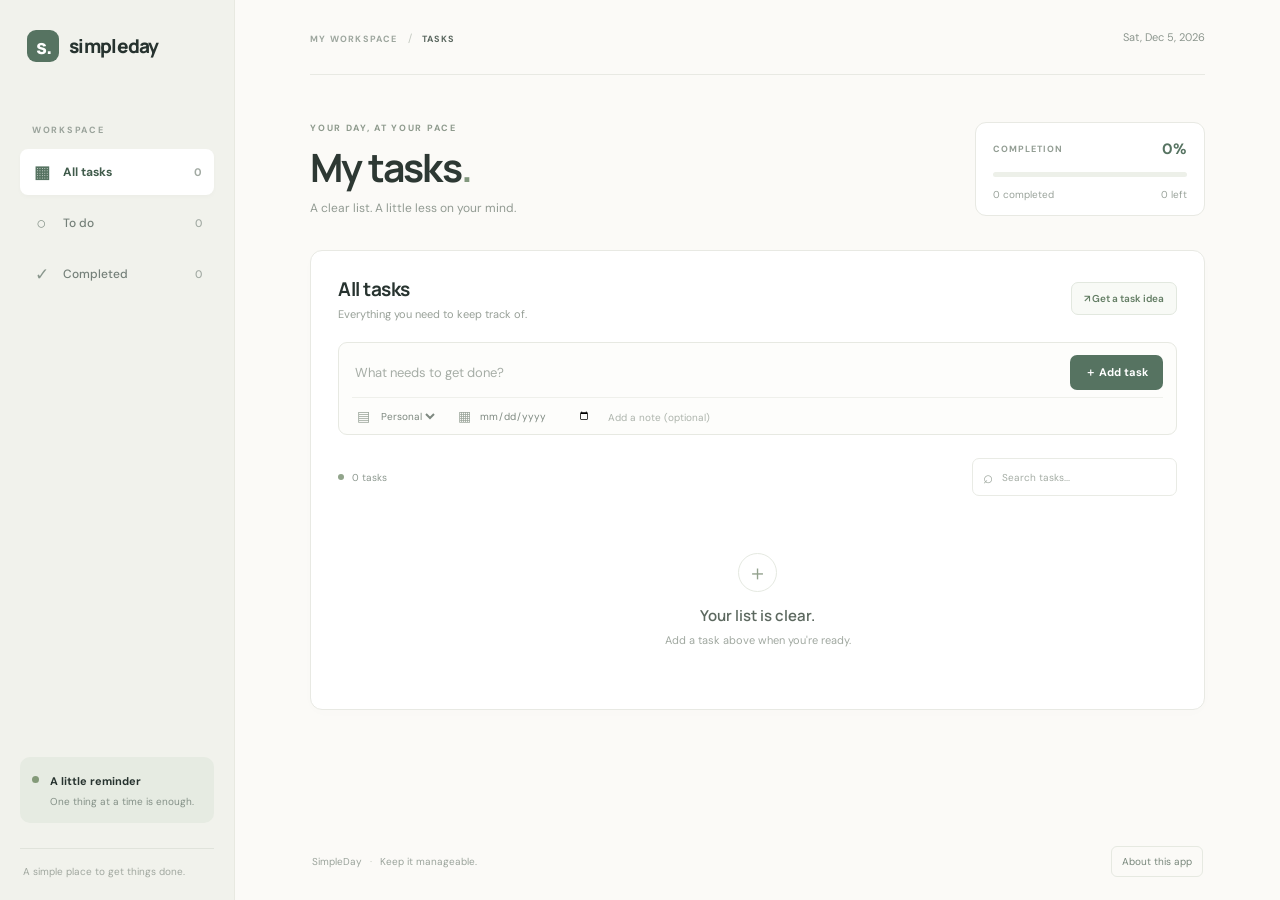
<file: index.html>
<!DOCTYPE html>
<html lang="en">
<head>
  <meta charset="UTF-8">
  <meta name="viewport" content="width=device-width, initial-scale=1">
  <meta name="description" content="A simple, practical to-do list for everyday tasks.">
  <title>SimpleDay — To-do list</title>
  <link rel="stylesheet" href="static/css/style.css">
</head>
<body>
  <div class="app-shell">
    <aside class="sidebar">
      <a class="wordmark" href="#"><span class="mark">s.</span><span>simpleday</span></a>
      <div class="side-label">WORKSPACE</div>
      <nav class="side-nav" aria-label="Task filters">
        <button class="nav-item selected" data-filter="all"><span class="nav-icon">▦</span> All tasks <span class="nav-count" id="allCount">0</span></button>
        <button class="nav-item" data-filter="active"><span class="nav-icon">○</span> To do <span class="nav-count" id="activeCount">0</span></button>
        <button class="nav-item" data-filter="completed"><span class="nav-icon">✓</span> Completed <span class="nav-count" id="completedCount">0</span></button>
      </nav>
      <div class="side-bottom">
        <div class="side-note"><span class="note-dot"></span><div><b>A little reminder</b><p>One thing at a time is enough.</p></div></div>
        <div class="side-foot">A simple place to get things done.</div>
      </div>
    </aside>

    <main class="main-content">
      <header class="topbar">
        <div><span class="breadcrumb">MY WORKSPACE</span><span class="crumb-slash">/</span><span class="breadcrumb current">TASKS</span></div>
        <div class="date-label" id="todayLabel"></div>
      </header>

      <section class="page-intro">
        <div>
          <p class="overline">YOUR DAY, AT YOUR PACE</p>
          <h1>My tasks<span class="heading-period">.</span></h1>
          <p class="intro-copy">A clear list. A little less on your mind.</p>
        </div>
        <div class="summary-card">
          <div class="summary-top"><span>COMPLETION</span><span id="completionPercent">0%</span></div>
          <div class="progress-track"><div class="progress-fill" id="progressFill"></div></div>
          <div class="summary-bottom"><span id="summaryDone">0 completed</span><span id="summaryLeft">0 left</span></div>
        </div>
      </section>

      <section class="task-panel">
        <div class="panel-heading">
          <div><h2 id="listHeading">All tasks</h2><p id="listSubheading">Everything you need to keep track of.</p></div>
          <button class="text-button" id="suggestBtn" type="button">↗ Get a task idea</button>
        </div>

        <form id="taskForm" class="task-form">
          <input type="hidden" id="taskId">
          <div class="form-main">
            <label class="sr-only" for="titleInput">Task name</label>
            <input id="titleInput" class="title-input" maxlength="120" placeholder="What needs to get done?" required>
            <button class="add-button" type="submit" id="submitButton">＋ Add task</button>
          </div>
          <div class="form-options">
            <label class="field-with-icon"><span>▤</span><select id="categoryInput" aria-label="Category"><option>Personal</option><option>College</option><option>Work</option><option>Health</option><option>Other</option></select></label>
            <label class="field-with-icon due-field"><span>▦</span><input id="dueInput" type="date" aria-label="Due date"></label>
            <label class="notes-field"><input id="notesInput" maxlength="500" placeholder="Add a note (optional)" aria-label="Task note"></label>
            <button class="cancel-button" id="cancelEdit" type="button" hidden>Cancel</button>
          </div>
          <p id="formMessage" class="form-message" role="status"></p>
        </form>

        <div class="list-tools">
          <div class="list-tools-left"><span class="list-indicator"></span><span id="visibleCount">0 tasks</span></div>
          <label class="search-box"><span>⌕</span><input id="searchInput" type="search" placeholder="Search tasks..." aria-label="Search tasks"></label>
        </div>

        <div id="taskList" class="task-list"></div>
        <div id="emptyState" class="empty-state">
          <div class="empty-mark">＋</div>
          <h3 id="emptyTitle">Your list is clear.</h3>
          <p id="emptyCopy">Add a task above when you're ready.</p>
        </div>
      </section>

      <footer class="page-footer">
        <span>SimpleDay <span class="footer-sep">·</span> Keep it manageable.</span>
        <details class="tech-details">
          <summary>About this app</summary>
          <div class="tech-popover">
            <p><b>Built with HTML, CSS and JavaScript.</b> Tasks are stored in your browser using localStorage, so this version can run directly on Netlify.</p>
            <p>The task idea button fetches a sample task from a public API. A small WebAssembly module calculates the completion percentage.</p>
            <button id="webnnBtn" type="button" class="subtle-button">Check WebNN support</button>
            <p id="webnnResult" class="webnn-result">WebNN support has not been checked.</p>
          </div>
        </details>
      </footer>
    </main>
  </div>
  <script src="static/js/app.js"></script>
</body>
</html>
</file>
<file: static/css/style.css>
@import url('https://fonts.googleapis.com/css2?family=DM+Sans:wght@400;500;600;700&family=Manrope:wght@400;500;600;700;800&display=swap');
:root{--ink:#27332f;--muted:#7d8983;--green:#567361;--green-dark:#405b4b;--paper:#fbfaf7;--white:#fff;--line:#e8e9e3;--pale:#eef2ec;--sidebar:#f1f2ec;--gold:#c69b64}
*{box-sizing:border-box}
body{margin:0;background:var(--paper);color:var(--ink);font-family:'DM Sans',sans-serif;font-size:14px}
button,input,select{font:inherit}
button{cursor:pointer}
.app-shell{min-height:100vh;display:grid;grid-template-columns:235px minmax(0,1fr);max-width:1600px;margin:0 auto}
.sidebar{background:var(--sidebar);padding:30px 20px 22px;display:flex;flex-direction:column;min-height:100vh;border-right:1px solid #e8e9e1}
.wordmark{display:flex;align-items:center;gap:10px;text-decoration:none;color:var(--ink);font-family:Manrope,sans-serif;font-size:19px;font-weight:800;letter-spacing:-.7px;margin:0 0 62px 7px}
.mark{width:32px;height:32px;border-radius:9px;background:var(--green);color:white;display:grid;place-items:center;font-size:20px;letter-spacing:-1px}
.side-label,.overline,.breadcrumb,.summary-top,.list-indicator{font-size:9px;font-weight:700;letter-spacing:1.7px;color:#9aa39b}
.side-label{margin:0 0 13px 12px}
.side-nav{display:flex;flex-direction:column;gap:5px}
.nav-item{border:0;background:transparent;display:flex;align-items:center;gap:12px;width:100%;text-align:left;padding:12px;border-radius:8px;color:#758079;font-size:12px;font-weight:500}
.nav-item.selected{background:#fff;color:var(--green-dark);font-weight:700;box-shadow:0 2px 5px #283b2c06}
.nav-icon{font-size:17px;width:19px;text-align:center;color:#8a978d}
.nav-item.selected .nav-icon{color:var(--green)}
.nav-count{margin-left:auto;color:#a2aaa3;font-size:11px}
.side-bottom{margin-top:auto}
.side-note{display:flex;gap:11px;background:#e6ebe2;border-radius:10px;padding:14px 12px;margin-bottom:25px}
.note-dot{width:7px;height:7px;background:#849a79;border-radius:50%;margin-top:5px;flex-shrink:0}
.side-note b{font-size:11px;font-weight:700}
.side-note p{font-size:10px;line-height:1.5;color:#849087;margin:5px 0 0}
.side-foot{border-top:1px solid #e0e3db;padding:16px 3px 0;color:#a0a79f;font-size:10px}
.main-content{padding:0 7.2%;min-width:0;display:flex;flex-direction:column}
.topbar{height:75px;border-bottom:1px solid var(--line);display:flex;align-items:center;justify-content:space-between}
.breadcrumb{letter-spacing:1.2px;font-size:9px;color:#9da69e}
.crumb-slash{margin:0 10px;color:#c4c9c1;font-size:11px}
.breadcrumb.current{color:#59665e}
.date-label{font-size:11px;color:#8c968e}
.page-intro{display:flex;justify-content:space-between;align-items:center;padding:47px 0 34px;gap:25px}
.overline{margin:0 0 10px;color:#8e9a8d}
h1{font:700 39px/1.2 Manrope,sans-serif;letter-spacing:-1.8px;margin:0;color:#2d3833}
.heading-period{color:#81977d}
.intro-copy{color:#929b93;font-size:12px;margin:9px 0 0}
.summary-card{width:230px;background:#fff;border:1px solid var(--line);border-radius:11px;padding:16px 17px 14px;flex-shrink:0}
.summary-top,.summary-bottom{display:flex;justify-content:space-between;align-items:center}
.summary-top{letter-spacing:1px;color:#929d93;font-size:9px}
.summary-top span:last-child{font-size:15px;color:var(--green);font-weight:700;letter-spacing:0}
.progress-track{height:5px;border-radius:8px;background:#edf0e9;margin:13px 0 11px;overflow:hidden}
.progress-fill{height:100%;width:0;background:#7f987b;border-radius:8px;transition:width .2s}
.summary-bottom{font-size:10px;color:#9aa39b}
.task-panel{background:#fff;border:1px solid #e8e9e3;border-radius:12px;padding:25px 27px 24px;box-shadow:0 3px 16px #2d382b03}
.panel-heading{display:flex;justify-content:space-between;align-items:center;gap:14px;margin-bottom:21px}
.panel-heading h2{font:700 19px Manrope,sans-serif;letter-spacing:-.5px;margin:0}
.panel-heading p{font-size:11px;color:#98a098;margin:5px 0 0}
.text-button{border:1px solid #e2e8df;background:#f8faf6;color:#637d64;border-radius:7px;padding:9px 12px;font-size:10px;font-weight:600;white-space:nowrap}
.text-button:hover{background:#eef3eb}
.task-form{border:1px solid #e7e9e2;border-radius:9px;padding:12px 13px 9px;background:#fdfdfb}
.form-main{display:flex;gap:12px;align-items:center}
.title-input{flex:1;min-width:0;border:0;outline:0;background:transparent;padding:8px 3px;font-size:13px;color:var(--ink)}
.title-input::placeholder{color:#a6ada6}
.add-button{border:0;border-radius:7px;background:var(--green);color:#fff;padding:10px 15px;font-size:11px;font-weight:700;white-space:nowrap}
.add-button:hover{background:var(--green-dark)}
.form-options{display:flex;align-items:center;gap:10px;border-top:1px solid #eff0eb;padding-top:9px;margin-top:7px}
.field-with-icon{display:flex;align-items:center;gap:7px;color:#9aa49a;padding:0 5px}
.field-with-icon select,.field-with-icon input,.notes-field input{border:0;outline:0;background:transparent;color:#7e8980;font-size:10px;max-width:145px}
.field-with-icon select{cursor:pointer}
.due-field input{width:113px}
.notes-field{flex:1;min-width:80px}
.notes-field input{width:100%;max-width:none}
.notes-field input::placeholder{color:#adb4ac}
.cancel-button{border:0;background:transparent;color:#8c958d;font-size:10px}
.form-message{margin:6px 2px 0;font-size:10px;color:#a34d3e}
.form-message:empty{display:none}
.list-tools{display:flex;align-items:center;justify-content:space-between;margin:23px 0 12px;gap:12px}
.list-tools-left{display:flex;align-items:center;gap:8px;font-size:10px;color:#8e9990}
.list-indicator{width:6px;height:6px;border-radius:50%;background:#91a48b;letter-spacing:0}
.search-box{display:flex;align-items:center;gap:7px;border:1px solid #e9ebe5;border-radius:7px;padding:7px 10px;color:#a1aaa1;width:205px}
.search-box span{font-size:17px}
.search-box input{width:100%;min-width:0;border:0;outline:0;background:transparent;font-size:10px;color:var(--ink)}
.search-box input::placeholder{color:#a5ada5}
.task-list{display:flex;flex-direction:column}
.task-row{display:flex;align-items:center;gap:13px;padding:16px 7px;border-bottom:1px solid #f0f1ec;min-width:0}
.task-row:last-child{border-bottom:0}
.task-check{appearance:none;width:18px;height:18px;border:1.4px solid #cbd3c8;border-radius:50%;flex-shrink:0;cursor:pointer;margin:0;position:relative}
.task-check:checked{background:var(--green);border-color:var(--green)}
.task-check:checked:after{content:'✓';position:absolute;inset:0;display:grid;place-items:center;color:white;font-size:11px;font-weight:700}
.task-copy{flex:1;min-width:0}
.task-name{font-size:12px;font-weight:600;margin:0 0 6px;overflow-wrap:anywhere;color:#3a453e}
.task-note{font-size:10px;color:#9aa39b;margin:0;overflow-wrap:anywhere;line-height:1.5}
.task-row.is-complete .task-name{text-decoration:line-through;color:#a5ada5}
.task-meta{display:flex;align-items:center;gap:9px;margin-top:7px;flex-wrap:wrap}
.category-pill{font-size:9px;color:#72856f;background:#eef2ea;border-radius:4px;padding:4px 7px}
.category-pill.college{background:#f0edf6;color:#82769a}
.category-pill.work{background:#f5eee5;color:#a17d55}
.category-pill.health{background:#eaf2ef;color:#658d80}
.task-date{font-size:9px;color:#a1aaa1}
.task-actions{display:flex;gap:5px;opacity:.75}
.task-action{width:29px;height:29px;border:1px solid #edf0e9;border-radius:6px;background:white;color:#8a968b;font-size:13px}
.task-action:hover{background:#f3f5ef;color:#536b56}
.task-action.delete:hover{background:#fbefec;color:#ad6a5d}
.empty-state{text-align:center;padding:45px 12px 38px}
.empty-mark{width:39px;height:39px;display:grid;place-items:center;border:1px solid #e5e9e1;color:#92a18d;border-radius:50%;margin:0 auto 13px;font-size:21px}
.empty-state h3{font:600 15px Manrope,sans-serif;margin:0 0 7px;color:#5c685f}
.empty-state p{font-size:11px;color:#a0a8a0;margin:0}
.page-footer{display:flex;align-items:center;justify-content:space-between;gap:15px;padding:20px 2px 23px;margin-top:auto;color:#9aa39b;font-size:10px}
.footer-sep{padding:0 5px;color:#c1c8bd}
.tech-details{position:relative}
.tech-details summary{cursor:pointer;color:#78877b;list-style:none;border:1px solid #e6e9e1;border-radius:6px;padding:8px 10px;font-size:10px}
.tech-details summary::-webkit-details-marker{display:none}
.tech-popover{position:absolute;z-index:5;right:0;bottom:35px;width:280px;background:#fff;border:1px solid var(--line);border-radius:9px;padding:15px;box-shadow:0 8px 30px #25352b12;color:#7e8980;font-size:10px;line-height:1.6}
.tech-popover p{margin:0 0 10px}
.tech-popover b{color:#4b5c50}
.subtle-button{border:1px solid #e2e8df;background:#f7f9f5;color:#5e785f;border-radius:5px;padding:7px 9px;font-size:10px}
.webnn-result{color:#89938a}
.sr-only{position:absolute;width:1px;height:1px;padding:0;margin:-1px;overflow:hidden;clip:rect(0,0,0,0);white-space:nowrap;border:0}
@media(min-width:1400px){.main-content{padding-left:9%;padding-right:9%}}
@media(max-width:850px){.app-shell{grid-template-columns:185px minmax(0,1fr)}.sidebar{padding:24px 13px}.main-content{padding:0 4%}.page-intro{padding:35px 0 25px}.summary-card{width:190px}.task-panel{padding:20px 18px}}
@media(max-width:650px){.app-shell{display:block}.sidebar{min-height:0;padding:13px 17px;border-right:0;border-bottom:1px solid var(--line)}.wordmark{margin:0 0 14px}.side-label,.side-bottom{display:none}.side-nav{flex-direction:row;gap:5px}.nav-item{justify-content:center;gap:6px;padding:9px 7px;font-size:10px}.nav-count{margin-left:2px}.main-content{padding:0 17px}.topbar{height:58px}.page-intro{align-items:flex-start;flex-direction:column;gap:20px;padding:29px 0 22px}h1{font-size:32px}.summary-card{width:100%}.panel-heading{align-items:flex-start}.panel-heading h2{font-size:17px}.text-button{font-size:9px;padding:9px}.task-panel{padding:17px 13px}.form-options{flex-wrap:wrap}.notes-field{flex-basis:100%;padding:5px}.list-tools{align-items:flex-start;flex-direction:column}.search-box{width:100%}.task-row{gap:9px;padding:14px 2px}.task-actions{opacity:1}.page-footer{align-items:flex-start}.tech-popover{right:-5px;width:min(280px,calc(100vw - 35px))}}
</file>
